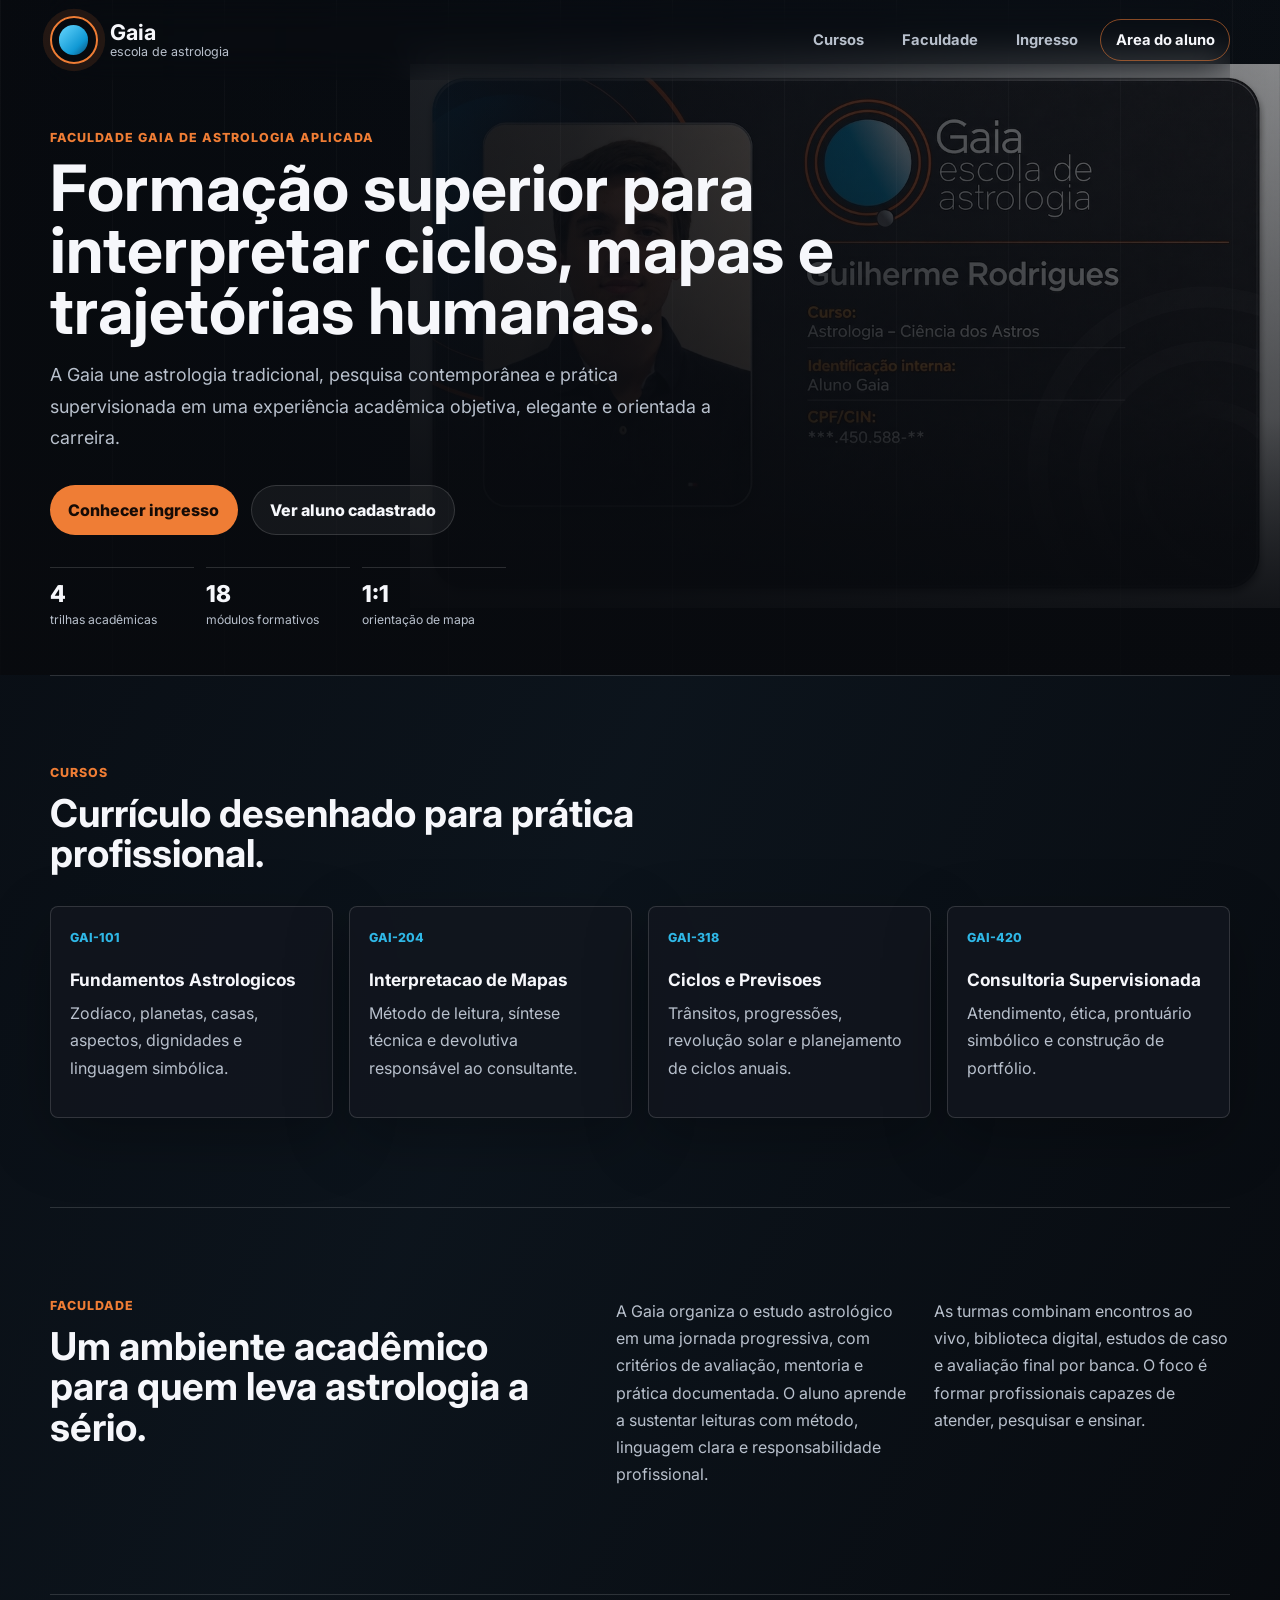
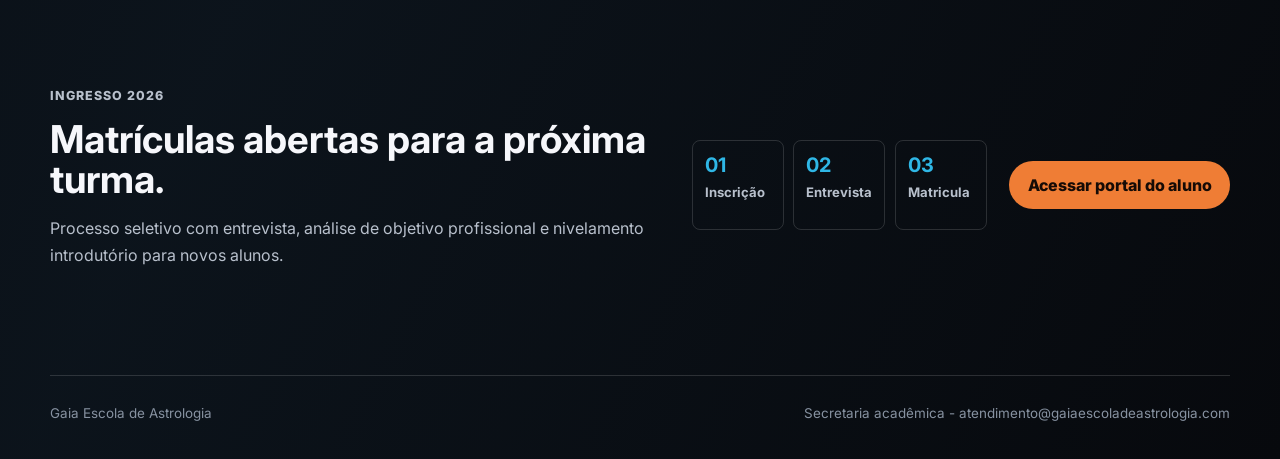
<file: index.html>
<!doctype html>
<html lang="pt-BR">
  <head>
    <meta charset="utf-8" />
    <meta name="viewport" content="width=device-width, initial-scale=1" />
    <meta
      name="description"
      content="Faculdade Gaia de Astrologia Aplicada: formacao profissional em astrologia, pesquisa simbolica e pratica orientada."
    />
    <title>Gaia Escola de Astrologia</title>
    <link rel="preconnect" href="https://fonts.googleapis.com" />
    <link rel="preconnect" href="https://fonts.gstatic.com" crossorigin />
    <link
      href="https://fonts.googleapis.com/css2?family=Inter:wght@400;500;600;700;800&display=swap"
      rel="stylesheet"
    />
    <link rel="stylesheet" href="./styles.css" />
  </head>
  <body>
    <header class="site-header">
      <a class="brand" href="./index.html" aria-label="Gaia Escola de Astrologia">
        <span class="brand-mark" aria-hidden="true"><span></span></span>
        <span>
          <strong>Gaia</strong>
          <small>escola de astrologia</small>
        </span>
      </a>
      <nav class="nav" aria-label="Navegacao principal">
        <a href="#cursos">Cursos</a>
        <a href="#faculdade">Faculdade</a>
        <a href="#processo">Ingresso</a>
        <a class="nav-cta" href="./aluno-guilherme-rodrigues.html">Area do aluno</a>
      </nav>
    </header>

    <main>
      <section class="hero">
        <div class="hero-content">
          <p class="eyebrow">Faculdade Gaia de Astrologia Aplicada</p>
          <h1>Formação superior para interpretar ciclos, mapas e trajetórias humanas.</h1>
          <p class="hero-copy">
            A Gaia une astrologia tradicional, pesquisa contemporânea e prática supervisionada
            em uma experiência acadêmica objetiva, elegante e orientada a carreira.
          </p>
          <div class="hero-actions">
            <a class="button primary" href="#processo">Conhecer ingresso</a>
            <a class="button secondary" href="./aluno-guilherme-rodrigues.html">Ver aluno cadastrado</a>
          </div>
          <dl class="hero-metrics" aria-label="Resumo institucional">
            <div>
              <dt>4</dt>
              <dd>trilhas acadêmicas</dd>
            </div>
            <div>
              <dt>18</dt>
              <dd>módulos formativos</dd>
            </div>
            <div>
              <dt>1:1</dt>
              <dd>orientação de mapa</dd>
            </div>
          </dl>
        </div>
      </section>

      <section class="section band" id="cursos">
        <div class="section-heading">
          <p class="eyebrow">Cursos</p>
          <h2>Currículo desenhado para prática profissional.</h2>
        </div>
        <div class="course-grid">
          <article class="course-card">
            <span class="course-code">GAI-101</span>
            <h3>Fundamentos Astrologicos</h3>
            <p>Zodíaco, planetas, casas, aspectos, dignidades e linguagem simbólica.</p>
          </article>
          <article class="course-card">
            <span class="course-code">GAI-204</span>
            <h3>Interpretacao de Mapas</h3>
            <p>Método de leitura, síntese técnica e devolutiva responsável ao consultante.</p>
          </article>
          <article class="course-card">
            <span class="course-code">GAI-318</span>
            <h3>Ciclos e Previsoes</h3>
            <p>Trânsitos, progressões, revolução solar e planejamento de ciclos anuais.</p>
          </article>
          <article class="course-card">
            <span class="course-code">GAI-420</span>
            <h3>Consultoria Supervisionada</h3>
            <p>Atendimento, ética, prontuário simbólico e construção de portfólio.</p>
          </article>
        </div>
      </section>

      <section class="section split" id="faculdade">
        <div>
          <p class="eyebrow">Faculdade</p>
          <h2>Um ambiente acadêmico para quem leva astrologia a sério.</h2>
        </div>
        <div class="text-columns">
          <p>
            A Gaia organiza o estudo astrológico em uma jornada progressiva, com critérios de
            avaliação, mentoria e prática documentada. O aluno aprende a sustentar leituras com
            método, linguagem clara e responsabilidade profissional.
          </p>
          <p>
            As turmas combinam encontros ao vivo, biblioteca digital, estudos de caso e avaliação
            final por banca. O foco é formar profissionais capazes de atender, pesquisar e ensinar.
          </p>
        </div>
      </section>

      <section class="section admissions" id="processo">
        <div class="admissions-copy">
          <p class="eyebrow">Ingresso 2026</p>
          <h2>Matrículas abertas para a próxima turma.</h2>
          <p>
            Processo seletivo com entrevista, análise de objetivo profissional e nivelamento
            introdutório para novos alunos.
          </p>
        </div>
        <div class="steps" aria-label="Etapas de ingresso">
          <div><strong>01</strong><span>Inscrição</span></div>
          <div><strong>02</strong><span>Entrevista</span></div>
          <div><strong>03</strong><span>Matricula</span></div>
        </div>
        <a class="button primary" href="./aluno-guilherme-rodrigues.html">Acessar portal do aluno</a>
      </section>
    </main>

    <footer class="footer">
      <span>Gaia Escola de Astrologia</span>
      <span>Secretaria acadêmica - atendimento@gaiaescoladeastrologia.com</span>
    </footer>
  </body>
</html>
</file>
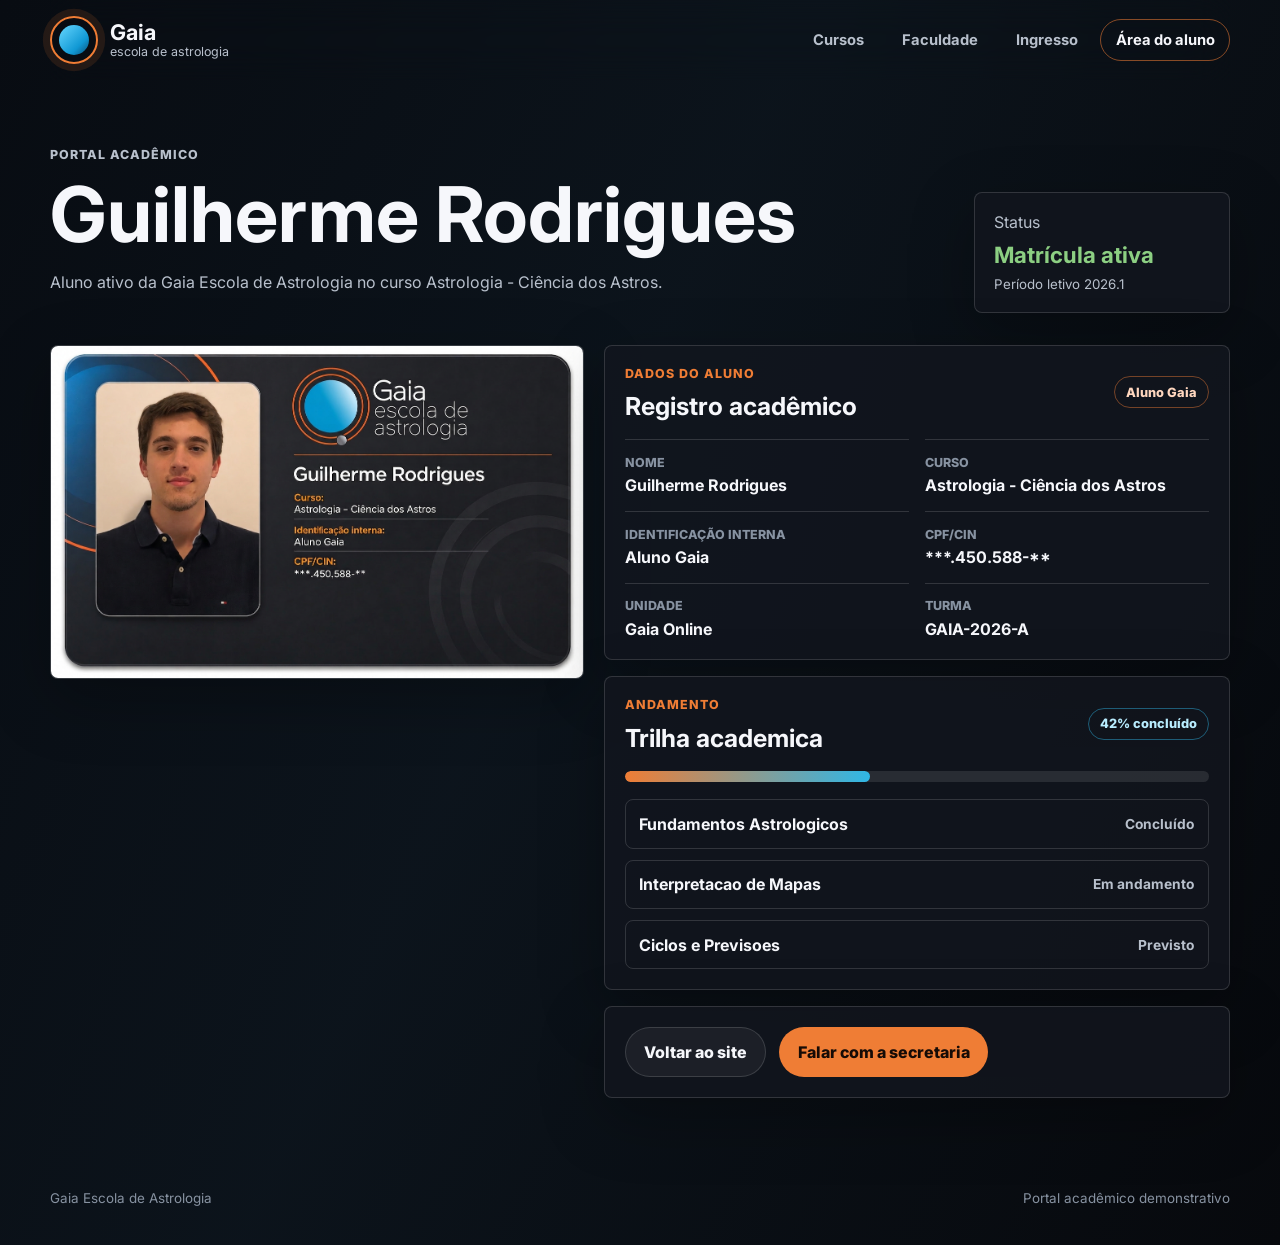
<file: aluno-guilherme-rodrigues.html>
<!doctype html>
<html lang="pt-BR">
  <head>
    <meta charset="utf-8" />
    <meta name="viewport" content="width=device-width, initial-scale=1" />
    <meta
      name="description"
      content="Página acadêmica do aluno Guilherme Rodrigues na Gaia Escola de Astrologia."
    />
    <title>Guilherme Rodrigues | Área do aluno Gaia</title>
    <link rel="preconnect" href="https://fonts.googleapis.com" />
    <link rel="preconnect" href="https://fonts.gstatic.com" crossorigin />
    <link
      href="https://fonts.googleapis.com/css2?family=Inter:wght@400;500;600;700;800&display=swap"
      rel="stylesheet"
    />
    <link rel="stylesheet" href="./styles.css" />
  </head>
  <body>
    <header class="site-header">
      <a class="brand" href="./index.html" aria-label="Gaia Escola de Astrologia">
        <span class="brand-mark" aria-hidden="true"><span></span></span>
        <span>
          <strong>Gaia</strong>
          <small>escola de astrologia</small>
        </span>
      </a>
      <nav class="nav" aria-label="Navegacao principal">
        <a href="./index.html#cursos">Cursos</a>
        <a href="./index.html#faculdade">Faculdade</a>
        <a href="./index.html#processo">Ingresso</a>
        <a class="nav-cta" href="./aluno-guilherme-rodrigues.html" aria-current="page">Área do aluno</a>
      </nav>
    </header>

    <main>
      <section class="student-hero">
        <div class="student-title">
          <p class="eyebrow">Portal acadêmico</p>
          <h1>Guilherme Rodrigues</h1>
          <p>
            Aluno ativo da Gaia Escola de Astrologia no curso Astrologia - Ciência dos Astros.
          </p>
        </div>
        <div class="status-card">
          <span>Status</span>
          <strong>Matrícula ativa</strong>
          <small>Período letivo 2026.1</small>
        </div>
      </section>

      <section class="student-layout">
        <aside class="identity-card">
          <img
            src="./assets/guilherme-rodrigues-card.png"
            alt="Carteirinha academica de Guilherme Rodrigues da Gaia Escola de Astrologia"
          />
        </aside>

        <div class="student-main">
          <section class="record-card">
            <div class="record-header">
              <div>
              <p class="eyebrow">Dados do aluno</p>
                <h2>Registro acadêmico</h2>
              </div>
              <span class="badge">Aluno Gaia</span>
            </div>
            <dl class="record-grid">
              <div>
                <dt>Nome</dt>
                <dd>Guilherme Rodrigues</dd>
              </div>
              <div>
                <dt>Curso</dt>
                <dd>Astrologia - Ciência dos Astros</dd>
              </div>
              <div>
                <dt>Identificação interna</dt>
                <dd>Aluno Gaia</dd>
              </div>
              <div>
                <dt>CPF/CIN</dt>
                <dd>***.450.588-**</dd>
              </div>
              <div>
                <dt>Unidade</dt>
                <dd>Gaia Online</dd>
              </div>
              <div>
                <dt>Turma</dt>
                <dd>GAIA-2026-A</dd>
              </div>
            </dl>
          </section>

          <section class="record-card">
            <div class="record-header">
              <div>
                <p class="eyebrow">Andamento</p>
                <h2>Trilha academica</h2>
              </div>
              <span class="badge badge-blue">42% concluído</span>
            </div>
            <div class="progress" aria-label="42 por cento concluido">
              <span style="width: 42%"></span>
            </div>
            <div class="module-list">
              <article>
                <strong>Fundamentos Astrologicos</strong>
                <span>Concluído</span>
              </article>
              <article>
                <strong>Interpretacao de Mapas</strong>
                <span>Em andamento</span>
              </article>
              <article>
                <strong>Ciclos e Previsoes</strong>
                <span>Previsto</span>
              </article>
            </div>
          </section>

          <section class="record-card compact-actions">
            <a class="button secondary" href="./index.html">Voltar ao site</a>
            <a class="button primary" href="mailto:secretaria@gaiaescoladeastrologia.com">Falar com a secretaria</a>
          </section>
        </div>
      </section>
    </main>

    <footer class="footer">
      <span>Gaia Escola de Astrologia</span>
      <span>Portal acadêmico demonstrativo</span>
    </footer>
  </body>
</html>
</file>
<file: styles.css>
:root {
  color-scheme: dark;
  --ink: #f6f7fb;
  --muted: #b8c0cc;
  --soft: #8792a1;
  --line: rgba(255, 255, 255, 0.14);
  --panel: rgba(18, 22, 30, 0.84);
  --panel-strong: #151923;
  --cyan: #2fb7e6;
  --orange: #ef7d35;
  --green: #8ccf82;
  --bg: #080b10;
  --max: 1180px;
}

* {
  box-sizing: border-box;
}

html {
  scroll-behavior: smooth;
}

body {
  margin: 0;
  min-height: 100vh;
  background:
    linear-gradient(115deg, rgba(8, 12, 18, 0.98), rgba(12, 20, 28, 0.94) 44%, rgba(7, 9, 13, 0.99)),
    linear-gradient(180deg, #07090d, #111722 48%, #080a0f);
  color: var(--ink);
  font-family:
    Inter,
    system-ui,
    -apple-system,
    BlinkMacSystemFont,
    "Segoe UI",
    sans-serif;
  letter-spacing: 0;
}

a {
  color: inherit;
  text-decoration: none;
}

img {
  display: block;
  max-width: 100%;
}

.site-header {
  position: sticky;
  top: 0;
  z-index: 20;
  display: flex;
  align-items: center;
  justify-content: space-between;
  gap: 1.5rem;
  width: min(var(--max), calc(100% - 2rem));
  margin: 0 auto;
  padding: 1rem 0;
  backdrop-filter: blur(18px);
}

.brand {
  display: inline-flex;
  align-items: center;
  gap: 0.75rem;
  min-width: 13rem;
}

.brand-mark,
.orbital-logo {
  display: grid;
  place-items: center;
  width: 3rem;
  aspect-ratio: 1;
  border: 2px solid var(--orange);
  border-radius: 999px;
  box-shadow: 0 0 0 0.45rem rgba(239, 125, 53, 0.12);
}

.brand-mark span,
.orbital-logo span {
  width: 1.85rem;
  aspect-ratio: 1;
  border-radius: 999px;
  background: linear-gradient(135deg, #67d7ff, #1098d4 68%, #0b4d75);
}

.brand strong,
.brand small {
  display: block;
  line-height: 1;
}

.brand strong {
  font-size: 1.35rem;
}

.brand small {
  margin-top: 0.18rem;
  color: var(--muted);
  font-size: 0.78rem;
  text-transform: lowercase;
}

.nav {
  display: flex;
  align-items: center;
  justify-content: flex-end;
  gap: 0.45rem;
  flex-wrap: wrap;
}

.nav a {
  border: 1px solid transparent;
  border-radius: 999px;
  color: var(--muted);
  font-size: 0.92rem;
  font-weight: 700;
  padding: 0.7rem 0.9rem;
}

.nav a:hover,
.nav a:focus-visible {
  border-color: var(--line);
  color: var(--ink);
  outline: none;
}

.nav .nav-cta {
  border-color: rgba(239, 125, 53, 0.55);
  color: var(--ink);
}

.hero,
.student-hero,
.section,
.student-layout {
  width: min(var(--max), calc(100% - 2rem));
  margin-inline: auto;
}

.hero {
  position: relative;
  display: flex;
  align-items: center;
  width: 100%;
  max-width: none;
  min-height: clamp(31rem, 68vh, 43rem);
  margin-top: -5.1rem;
  overflow: hidden;
  padding: 8.2rem max(1rem, calc((100vw - var(--max)) / 2)) 3rem;
}

.hero::before {
  position: absolute;
  inset: 0;
  z-index: -2;
  background:
    linear-gradient(90deg, rgba(7, 10, 15, 0.98), rgba(8, 12, 18, 0.86) 45%, rgba(8, 10, 14, 0.32)),
    linear-gradient(0deg, rgba(8, 10, 14, 0.94), transparent 38%),
    url("./assets/guilherme-rodrigues-card.png") right center / min(58rem, 68vw) auto no-repeat;
  content: "";
}

.hero::after {
  position: absolute;
  inset: 0;
  z-index: -1;
  background:
    linear-gradient(180deg, rgba(8, 10, 14, 0.18), rgba(8, 10, 14, 0.86)),
    repeating-linear-gradient(90deg, rgba(255, 255, 255, 0.035) 0 1px, transparent 1px 7rem);
  content: "";
}

.hero-content {
  max-width: 52rem;
}

.eyebrow {
  margin: 0 0 0.8rem;
  color: var(--orange);
  font-size: 0.78rem;
  font-weight: 800;
  letter-spacing: 0.08em;
  text-transform: uppercase;
}

h1,
h2,
h3,
p {
  margin-top: 0;
}

h1 {
  margin-bottom: 1.1rem;
  font-size: clamp(2.45rem, 5vw, 4.95rem);
  line-height: 0.96;
  letter-spacing: 0;
}

h2 {
  margin-bottom: 1rem;
  font-size: clamp(1.85rem, 3vw, 3rem);
  line-height: 1.05;
  letter-spacing: 0;
}

h3 {
  margin-bottom: 0.65rem;
  font-size: 1.08rem;
}

.hero-copy {
  max-width: 42rem;
  color: var(--muted);
  font-size: 1.12rem;
  line-height: 1.75;
}

.hero-actions,
.compact-actions {
  display: flex;
  flex-wrap: wrap;
  gap: 0.8rem;
  margin-top: 2rem;
}

.hero-metrics {
  display: grid;
  grid-template-columns: repeat(3, minmax(0, 9rem));
  gap: 0.75rem;
  margin: 2rem 0 0;
}

.hero-metrics div {
  border-top: 1px solid var(--line);
  padding-top: 0.8rem;
}

.hero-metrics dt {
  font-size: 1.45rem;
  font-weight: 800;
}

.hero-metrics dd {
  margin: 0.2rem 0 0;
  color: var(--muted);
  font-size: 0.76rem;
}

.button {
  display: inline-flex;
  align-items: center;
  justify-content: center;
  min-height: 3rem;
  border-radius: 999px;
  font-weight: 800;
  padding: 0.85rem 1.15rem;
}

.button.primary {
  background: var(--orange);
  color: #160b06;
}

.button.secondary {
  border: 1px solid var(--line);
  background: rgba(255, 255, 255, 0.05);
  color: var(--ink);
}

.record-card,
.identity-card,
.status-card,
.course-card {
  border: 1px solid var(--line);
  border-radius: 8px;
  background: var(--panel);
  box-shadow: 0 1.25rem 4rem rgba(0, 0, 0, 0.28);
}

.record-header,
.footer {
  display: flex;
  align-items: center;
  justify-content: space-between;
  gap: 1rem;
}

.course-card p,
.text-columns p,
.admissions p,
.student-title p {
  color: var(--muted);
  line-height: 1.7;
}

.section {
  padding: clamp(3.2rem, 7vw, 6rem) 0;
}

.band {
  border-top: 1px solid var(--line);
}

.section-heading {
  max-width: 44rem;
  margin-bottom: 2rem;
}

.course-grid {
  display: grid;
  grid-template-columns: repeat(4, minmax(0, 1fr));
  gap: 1rem;
}

.course-card {
  min-height: 13rem;
  padding: 1.2rem;
}

.course-code {
  display: inline-flex;
  margin-bottom: 1.5rem;
  color: var(--cyan);
  font-size: 0.78rem;
  font-weight: 800;
}

.split {
  display: grid;
  grid-template-columns: 0.9fr 1.1fr;
  gap: clamp(1.5rem, 5vw, 5rem);
  border-top: 1px solid var(--line);
}

.text-columns {
  display: grid;
  grid-template-columns: repeat(2, minmax(0, 1fr));
  gap: 1.4rem;
}

.admissions {
  display: grid;
  grid-template-columns: 1fr auto auto;
  gap: 1.4rem;
  align-items: center;
  border-top: 1px solid var(--line);
  border-bottom: 1px solid var(--line);
}

.admissions-copy {
  max-width: 38rem;
}

.steps {
  display: grid;
  grid-template-columns: repeat(3, minmax(5.4rem, 1fr));
  gap: 0.6rem;
}

.steps div {
  min-height: 5.6rem;
  border: 1px solid var(--line);
  border-radius: 8px;
  padding: 0.75rem;
}

.steps strong,
.steps span {
  display: block;
}

.steps strong {
  color: var(--cyan);
  font-size: 1.25rem;
}

.steps span {
  margin-top: 0.45rem;
  color: var(--muted);
  font-size: 0.82rem;
  font-weight: 700;
}

.footer {
  width: min(var(--max), calc(100% - 2rem));
  margin: 0 auto;
  padding: 1.8rem 0 2.4rem;
  color: var(--soft);
  font-size: 0.84rem;
}

.student-hero {
  display: grid;
  grid-template-columns: 1fr minmax(16rem, 0.28fr);
  gap: 1rem;
  align-items: end;
  padding: 4rem 0 2rem;
}

.student-title h1 {
  font-size: clamp(2.5rem, 6vw, 5.2rem);
}

.status-card {
  padding: 1.2rem;
}

.status-card span,
.status-card small {
  display: block;
  color: var(--muted);
}

.status-card strong {
  display: block;
  margin: 0.55rem 0;
  color: var(--green);
  font-size: 1.4rem;
}

.student-layout {
  display: grid;
  grid-template-columns: minmax(18rem, 0.92fr) minmax(0, 1.08fr);
  gap: 1.25rem;
  align-items: start;
  padding-bottom: 4rem;
}

.identity-card {
  overflow: hidden;
  background: rgba(255, 255, 255, 0.04);
}

.identity-card img {
  width: 100%;
  height: auto;
}

.student-main {
  display: grid;
  gap: 1rem;
}

.record-card {
  padding: 1.25rem;
}

.record-header {
  margin-bottom: 1.25rem;
}

.record-header h2 {
  margin-bottom: 0;
  font-size: 1.55rem;
}

.badge {
  display: inline-flex;
  align-items: center;
  min-height: 2rem;
  border: 1px solid rgba(239, 125, 53, 0.45);
  border-radius: 999px;
  color: #ffd7bf;
  font-size: 0.8rem;
  font-weight: 800;
  padding: 0.35rem 0.7rem;
  white-space: nowrap;
}

.badge-blue {
  border-color: rgba(47, 183, 230, 0.45);
  color: #b9edff;
}

.record-grid {
  display: grid;
  grid-template-columns: repeat(2, minmax(0, 1fr));
  gap: 1rem;
  margin: 0;
}

.record-grid div {
  border-top: 1px solid var(--line);
  padding-top: 0.9rem;
}

.record-grid dt {
  color: var(--soft);
  font-size: 0.78rem;
  font-weight: 800;
  text-transform: uppercase;
}

.record-grid dd {
  margin: 0.34rem 0 0;
  font-weight: 700;
  overflow-wrap: anywhere;
}

.progress {
  height: 0.7rem;
  overflow: hidden;
  border-radius: 999px;
  background: rgba(255, 255, 255, 0.1);
}

.progress span {
  display: block;
  height: 100%;
  border-radius: inherit;
  background: linear-gradient(90deg, var(--orange), var(--cyan));
}

.module-list {
  display: grid;
  gap: 0.7rem;
  margin-top: 1.1rem;
}

.module-list article {
  display: flex;
  align-items: center;
  justify-content: space-between;
  gap: 1rem;
  border: 1px solid var(--line);
  border-radius: 8px;
  padding: 0.85rem;
}

.module-list span {
  color: var(--muted);
  font-size: 0.86rem;
  font-weight: 700;
  white-space: nowrap;
}

.compact-actions {
  margin-top: 0;
}

@media (max-width: 920px) {
  .site-header {
    align-items: flex-start;
    flex-direction: column;
  }

  .hero,
  .split,
  .admissions,
  .student-hero,
  .student-layout {
    grid-template-columns: 1fr;
  }

  .hero {
    min-height: auto;
    margin-top: -8.8rem;
    padding-top: 12rem;
  }

  .hero::before {
    background:
      linear-gradient(90deg, rgba(7, 10, 15, 0.98), rgba(8, 12, 18, 0.88)),
      linear-gradient(0deg, rgba(8, 10, 14, 0.95), transparent 42%),
      url("./assets/guilherme-rodrigues-card.png") center 20% / 62rem auto no-repeat;
  }

  .course-grid {
    grid-template-columns: repeat(2, minmax(0, 1fr));
  }

  .admissions {
    align-items: stretch;
  }
}

@media (max-width: 620px) {
  .nav {
    width: 100%;
    justify-content: flex-start;
  }

  .nav a {
    padding: 0.62rem 0.72rem;
  }

  h1 {
    font-size: 2.7rem;
  }

  .course-grid,
  .text-columns,
  .record-grid,
  .steps,
  .hero-metrics {
    grid-template-columns: 1fr;
  }

  .button {
    width: 100%;
  }

  .footer,
  .panel-top,
  .record-header,
  .module-list article {
    align-items: flex-start;
    flex-direction: column;
  }
}
</file>
